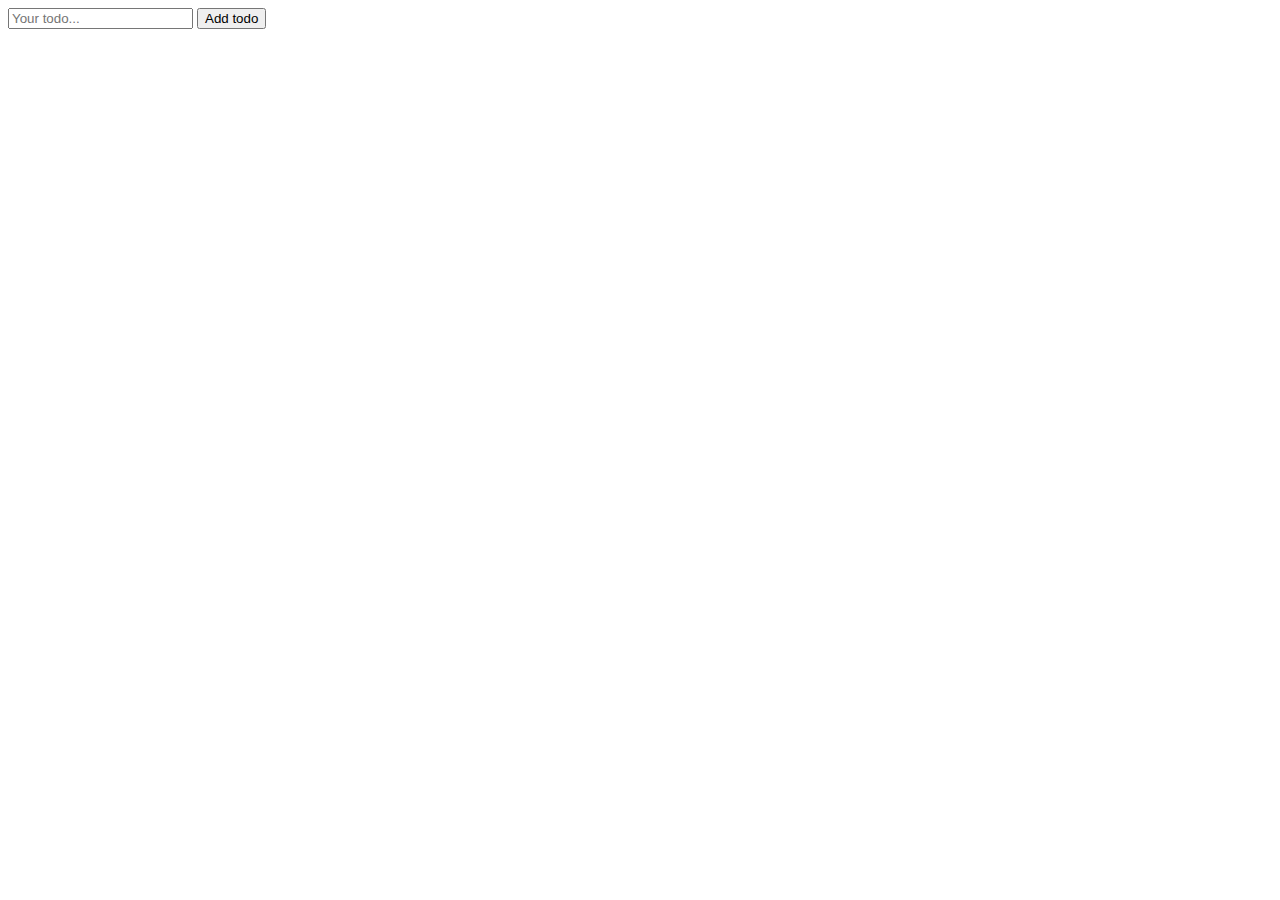
<file: Advanced-Javascript-Assignments/dom/index.html>
<!DOCTYPE html>
<html lang="en">
<head>
    <meta charset="UTF-8">
    <meta name="viewport" content="width=device-width, initial-scale=1.0">
    <title>todo app</title>
</head>
<body>
    <input id="todoInput" type="text" placeholder="Your todo...">
    <button style="font-size: 10;" onclick="addTodo()">Add todo</button>

    <div id="todos">
        
    </div>
</body>
<script src="script.js" ></script>
</html>
</file>
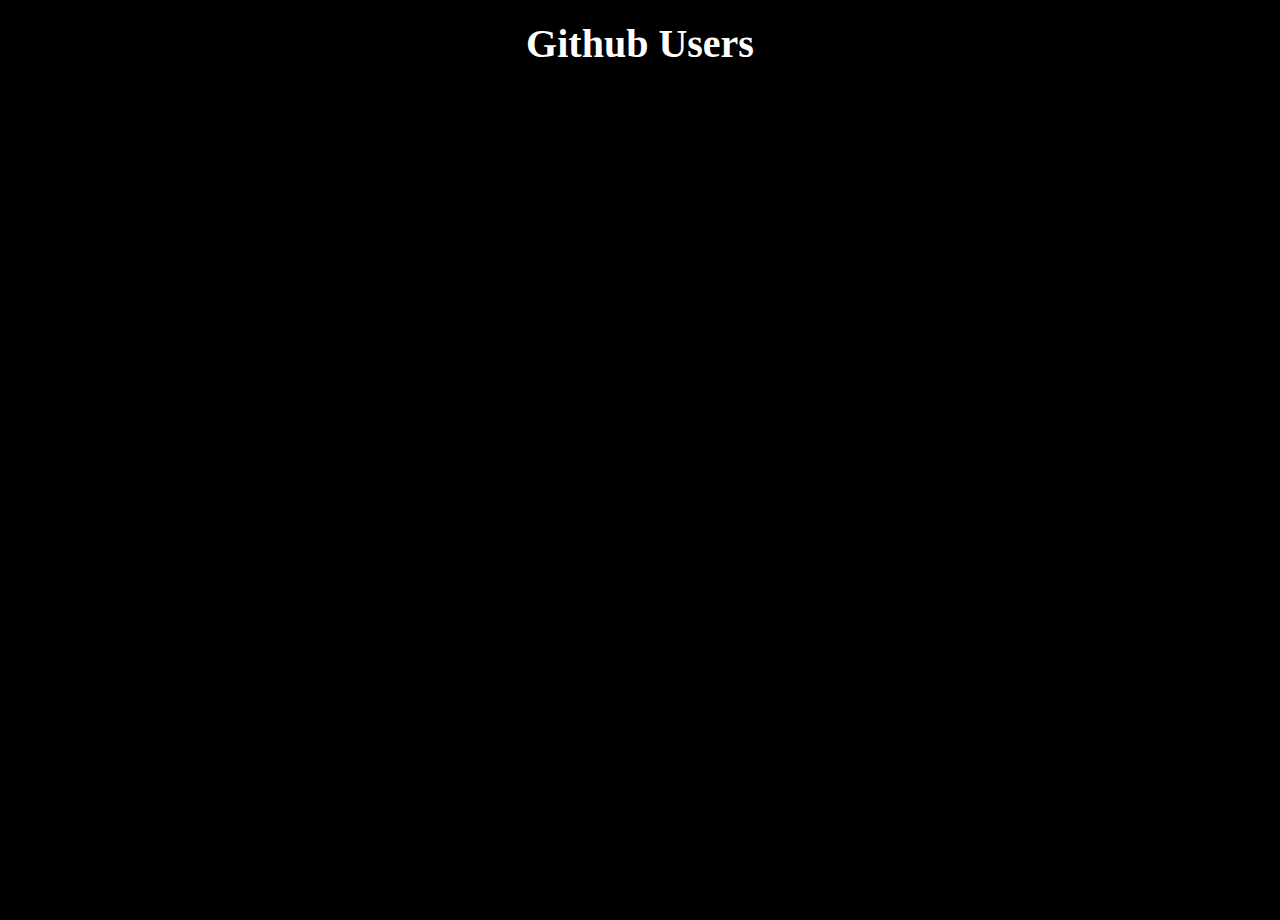
<file: Advanced-Javascript-Assignments/notes/index.html>
<!DOCTYPE html>
<html lang="en">
<head>
    <meta charset="UTF-8">
    <meta name="viewport" content="width=device-width, initial-scale=1.0">
    <title>Github</title>
    <link rel="stylesheet" href="style.css">
</head>
<body>
    <h1>Github Users</h1>
    <div id="first"></div>
    
</body>
<script src="asyncAwait.js"></script>
</html>
</file>
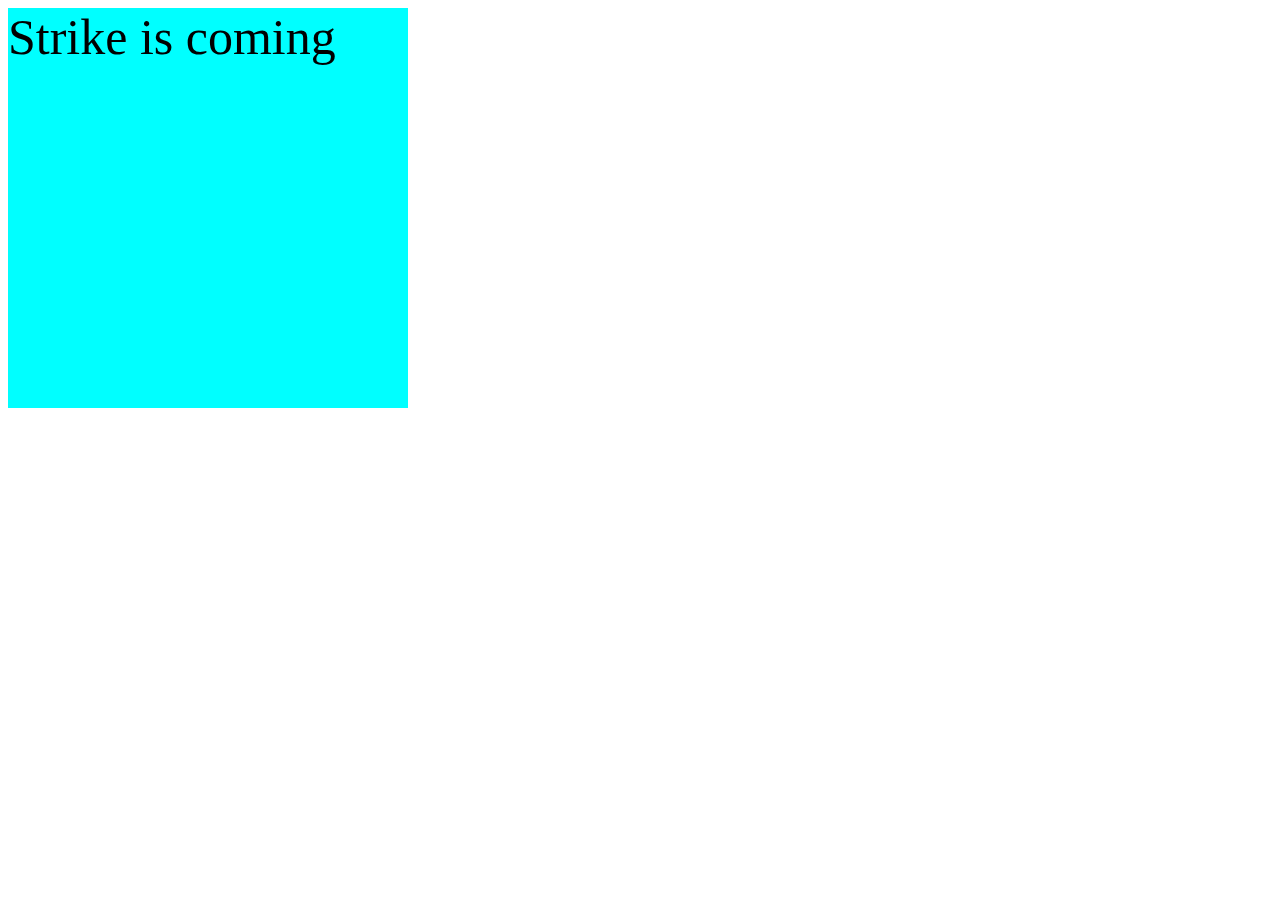
<file: HTML-CSS-Assignments/css responsive design/index.html>
<!DOCTYPE html>
<html lang="en">
<head>
    <meta charset="UTF-8">
    <meta name="viewport" content="width=device-width, initial-scale=1.0">
    <title>Responsive Design</title>
    <link rel="stylesheet" href="style.css">
</head>
<body>
    <div class="container">Strike is coming</div>
</body>
</html>
</file>
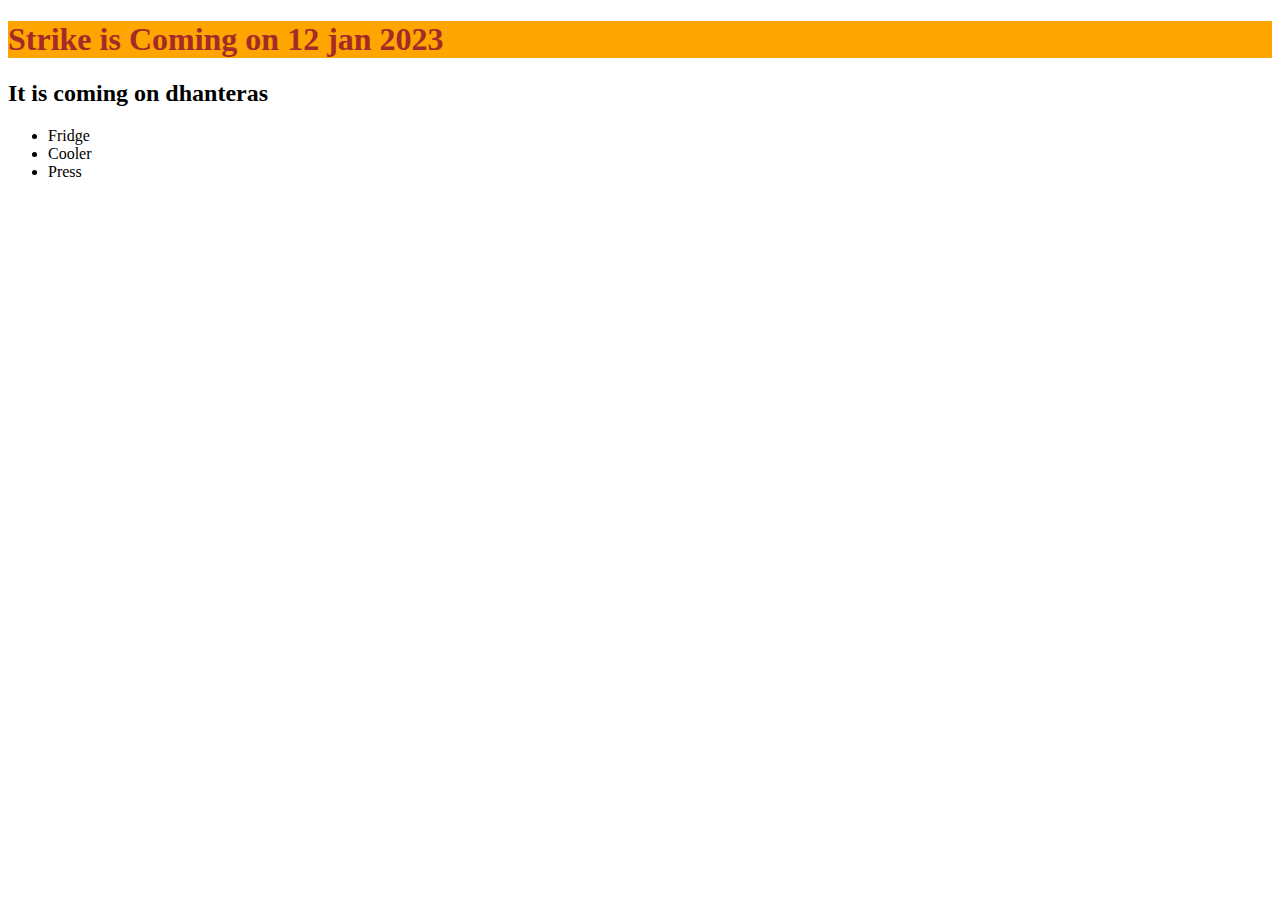
<file: JavaScript-Assignments/js-dom/index.html>
<!DOCTYPE html>
<html lang="en">
<head>
    <meta charset="UTF-8">
    <meta name="viewport" content="width=device-width, initial-scale=1.0">
    <title>Dom</title>
</head>
<body>
    <h1 style="background-color: orange; color: brown;" id="first">Strike is Coming on <span>12 jan 2023</span></h1>
    <h2 id="second">It is coming on dhanteras</h2>

    <ul>
        <li>Fridge</li>
        <li>Cooler</li>
        <li>Press</li>
    </ul>
    
</body>
</html>

<!-- Notes

the task is to change "Strike is coming" to "Coder Army" using JS?
how can i do it?

DOM - Document Object Model

<h1 style="background-color: orange; color: brown;" id="first">Strike is Coming</h1>
<h2 id="second">It is coming on dhanteras</h2>

To do that, you have to change the above elements to objects

     temp =        {
                    tagName: "h1",
                    id: "first",
                    style: {
                        backgroundColor: "orange",
                        color: "brown"
                        }
                    textContent: "Strike is coming"
                    }

    temp.textContent = "Hello Coder Army"
    temp.style.backgroundColor = "pink"

Do i need to convert to all elements to objects manually?
Nah, the browser will do that automatically







-->
</file>
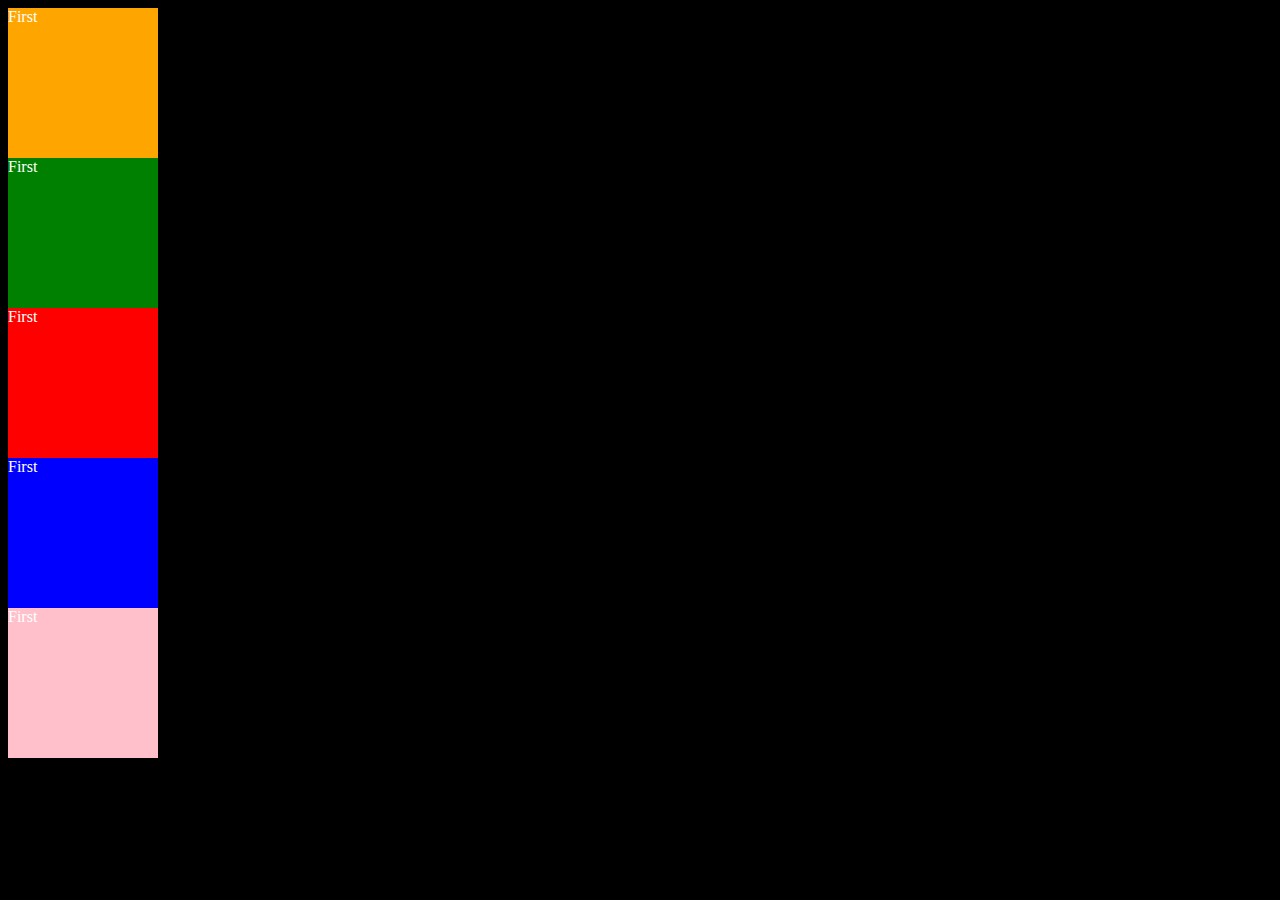
<file: JavaScript-Assignments/js-events/index.html>
<!DOCTYPE html>
<html lang="en">
<head>
    <meta charset="UTF-8">
    <meta name="viewport" content="width=device-width, initial-scale=1.0">
    <title>Events</title>
</head>
<body style="background-color: black; color: white;">
    <!-- <h1 id="first" onclick="handleClick()">Hello Coder Army</h1> -->
     <!-- <h1 id="first">Hello Coder Army</h1> -->

     <div id="parent">
        <div id="child1" class="child" style="height: 150px; width: 150px; background-color: orange;">First</div>
        <div id="child2" class="child" style="height: 150px; width: 150px; background-color: green;">First</div>
        <div id="child3" class="child" style="height: 150px; width: 150px; background-color: red;">First</div>
        <div id="child4" class="child" style="height: 150px; width: 150px; background-color: blue;">First</div>
        <div id="child5" class="child" style="height: 150px; width: 150px; background-color: pink;">First</div>
     </div>
     
     <!-- <div id="grandparent" style="height: 300px; width: 300px; background-color: orange; display: flex; justify-content: center; align-items: center;">
        <div id="parent" style="height: 200px; width: 200px; background-color: red; display: flex; justify-content: center; align-items: center;">
            <div id="child" style="height: 100px; width: 100px; background-color: green; display: flex; justify-content: center; align-items: center;">

            </div>
        </div>
     </div> -->
    
</body>
<script src="script.js"></script>
</html>
</file>
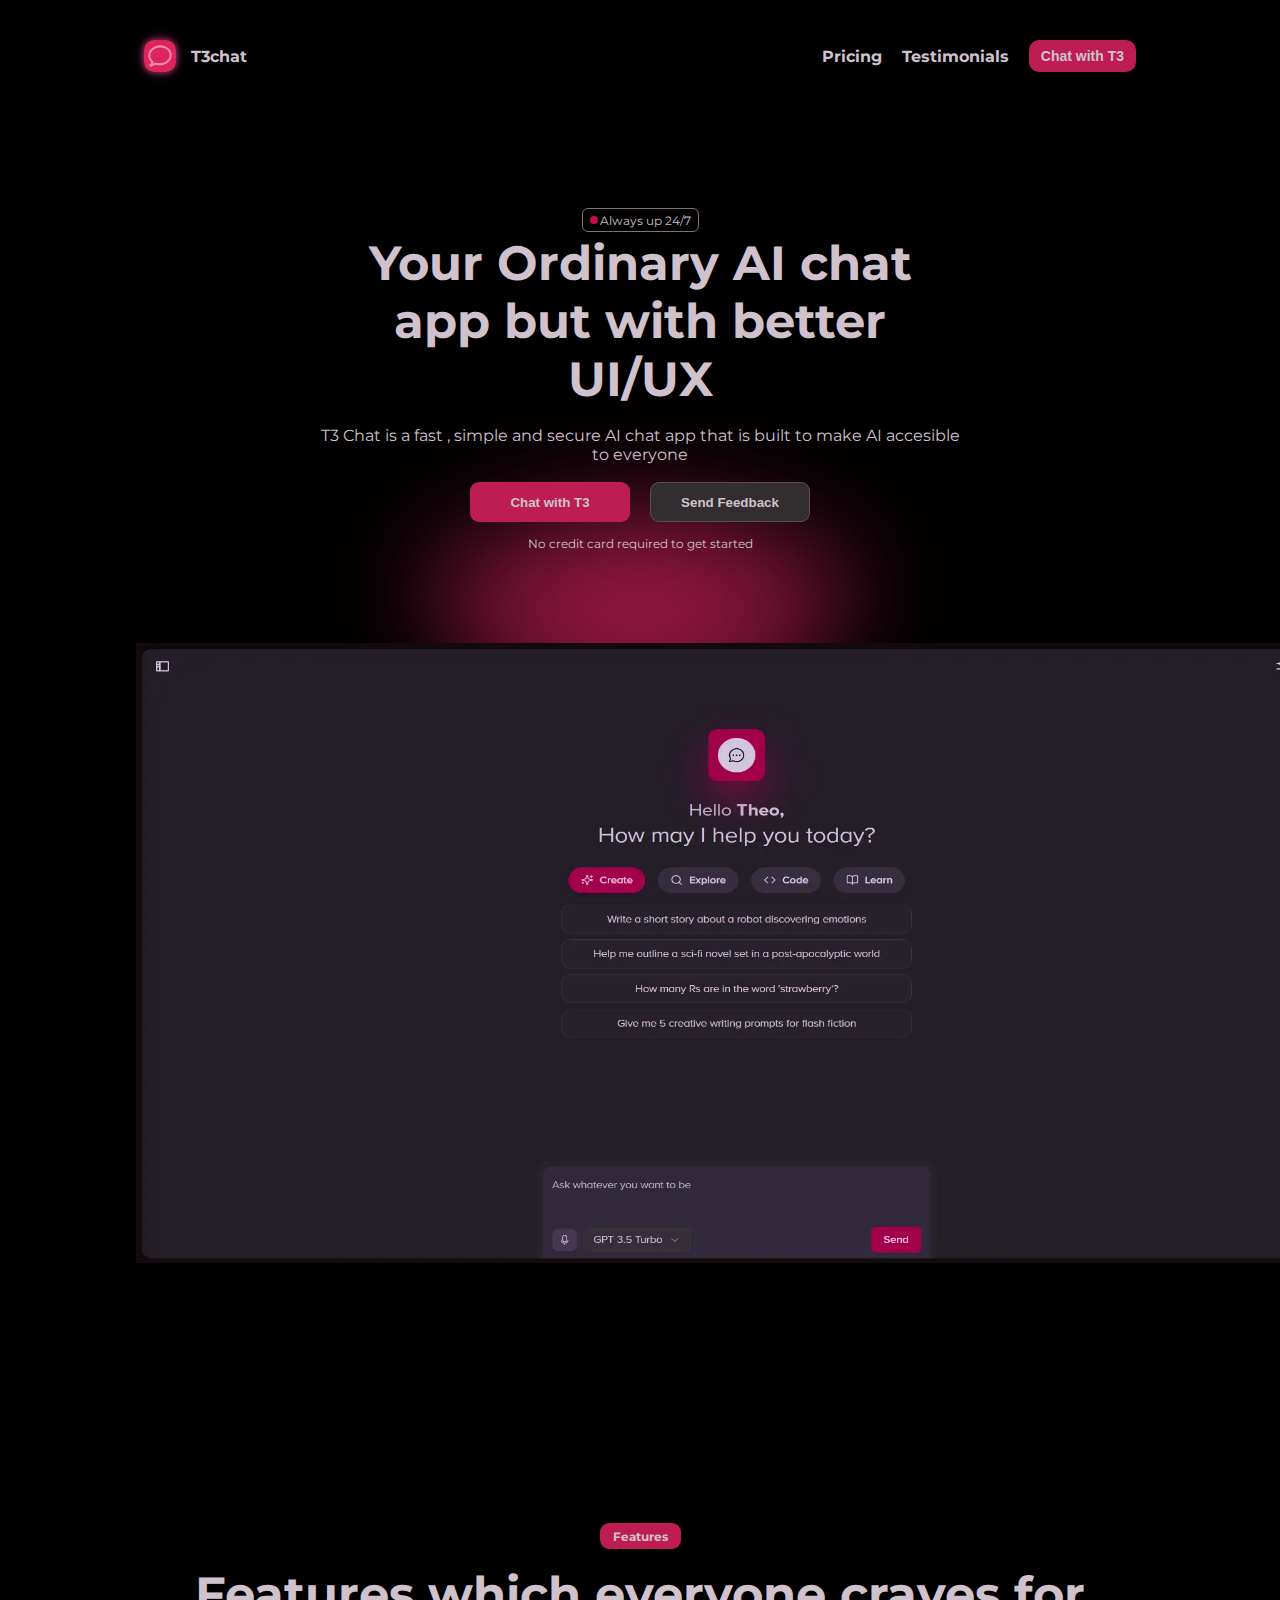
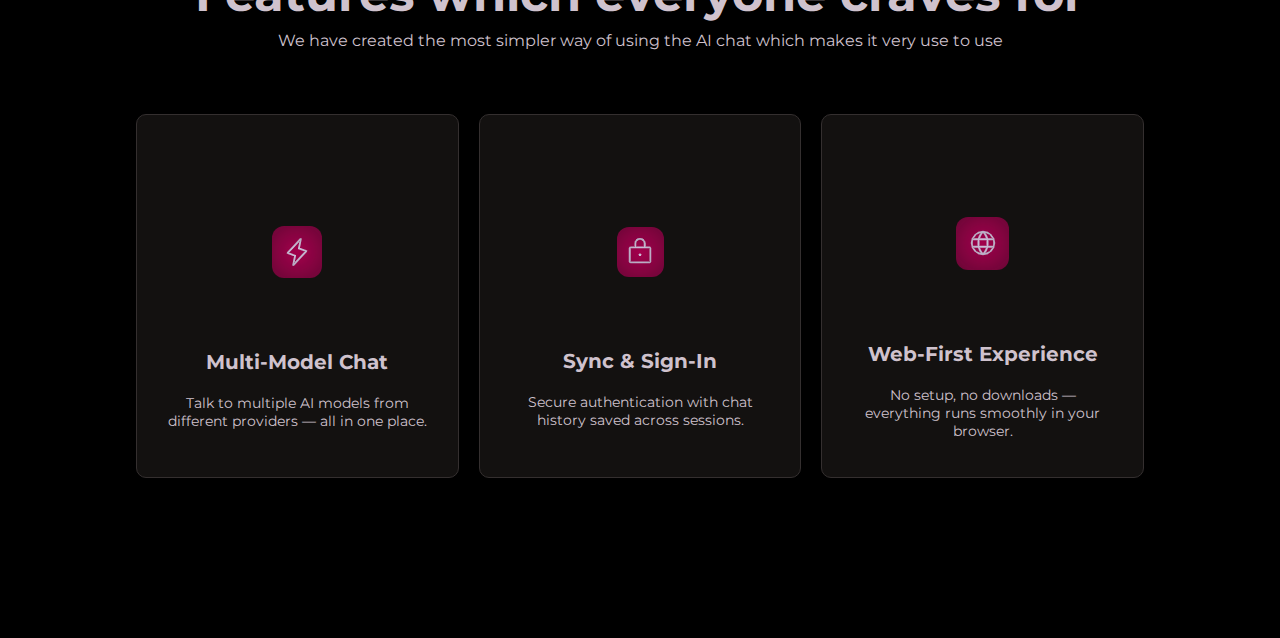
<file: HTML-CSS-Assignments/assignment-3/landing-1/index.html>
<!DOCTYPE html>
<html lang="en">
<head>
    <meta charset="UTF-8">
    <meta name="viewport" content="width=device-width, initial-scale=1.0">
    <title>T3Chat</title>
    <link rel="preconnect" href="https://fonts.googleapis.com">
    <link rel="preconnect" href="https://fonts.gstatic.com" crossorigin>
    <link href="https://fonts.googleapis.com/css2?family=Montserrat:ital,wght@0,100..900;1,100..900&display=swap" rel="stylesheet">
    <link rel="stylesheet" href="style.css">
</head>
<body>
    <div class="container">
        <div class="main">
            <div class="navbar">
                <div class="nav1">
                    <img class="logo" src="msgicon.webp" height="32px" width="32px" alt="">
                    <a href="#" class="navlink">T3chat</a>
                </div>
                <div class="nav2">
                    <a href="#" class="navlink">Pricing</a>
                    <a href="#" class="navlink">Testimonials</a>
                    <button class="navbutton">Chat with T3</button>
                </div>
            </div>
            <div class="mainer">
                <div class="hero">
                    <div class="smallbanner">
                        <div class="dot" style="height: 8px; margin-right: 2px; width: 8px; background-color: #c60c4a; border-radius: 50px;"></div>
                        Always up 24/7</div>
                    <div class="header">
                        Your Ordinary AI chat app but with better UI/UX
                    </div>
                    <p class="para">T3 Chat is a fast , simple and secure AI chat app that is built to make AI accesible to everyone</p>
                    <div class="buttons">
                        <button class="button1">Chat with T3</button>
                        <button class="button2">Send Feedback</button>
                    </div>
                    <p style="font-size: 12px;">No credit card required to get started</p>
                </div>
            </div>
            <div class="heroimage">
                <img class="imgg" src="t3-dash.webp" height="620.49px" width="1200px" alt="" style="margin-top: 80px;">
            </div>
            <div class="features">
                <div class="featurebox">
                    Features
                </div>
                <div class="featureheading">
                    <h1 class="fheader">Features which everyone craves for</h1>
                    <p class="fpara">We have created the most simpler way of using the AI chat which makes it very use to use</p>
                </div>
                <div class="cardcontainer">
                    <div class="card">
                        <div class="top">
                            <div class="logoo">
                                <img class="logoimg" src="logo1.png" alt="">
                                <div class="logotext">Multi-Model Chat</div>
                            </div>
                        </div>
                        <div class="bottom">Talk to multiple AI models from different providers — all in one place.</div>
                    </div>
                    <div class="card">
                        <div class="top">
                            <div class="logoo">
                                <img class="logoimg" src="logo2.png" alt="">
                                <div class="logotext">Sync & Sign-In</div>
                            </div>
                        </div>
                        <div class="bottom">Secure authentication with chat history saved across sessions.</div>
                    </div>
                    <div class="card">
                        <div class="top">
                            <div class="logoo">
                                <img class="logoimg" src="logo3.png" alt="">
                                <div class="logotext">Web-First Experience</div>
                            </div>
                        </div>
                        <div class="bottom">No setup, no downloads — everything runs smoothly in your browser.</div>
                    </div>
                </div>
            </div>
        </div>
    </div>
</body>
</html>
</file>
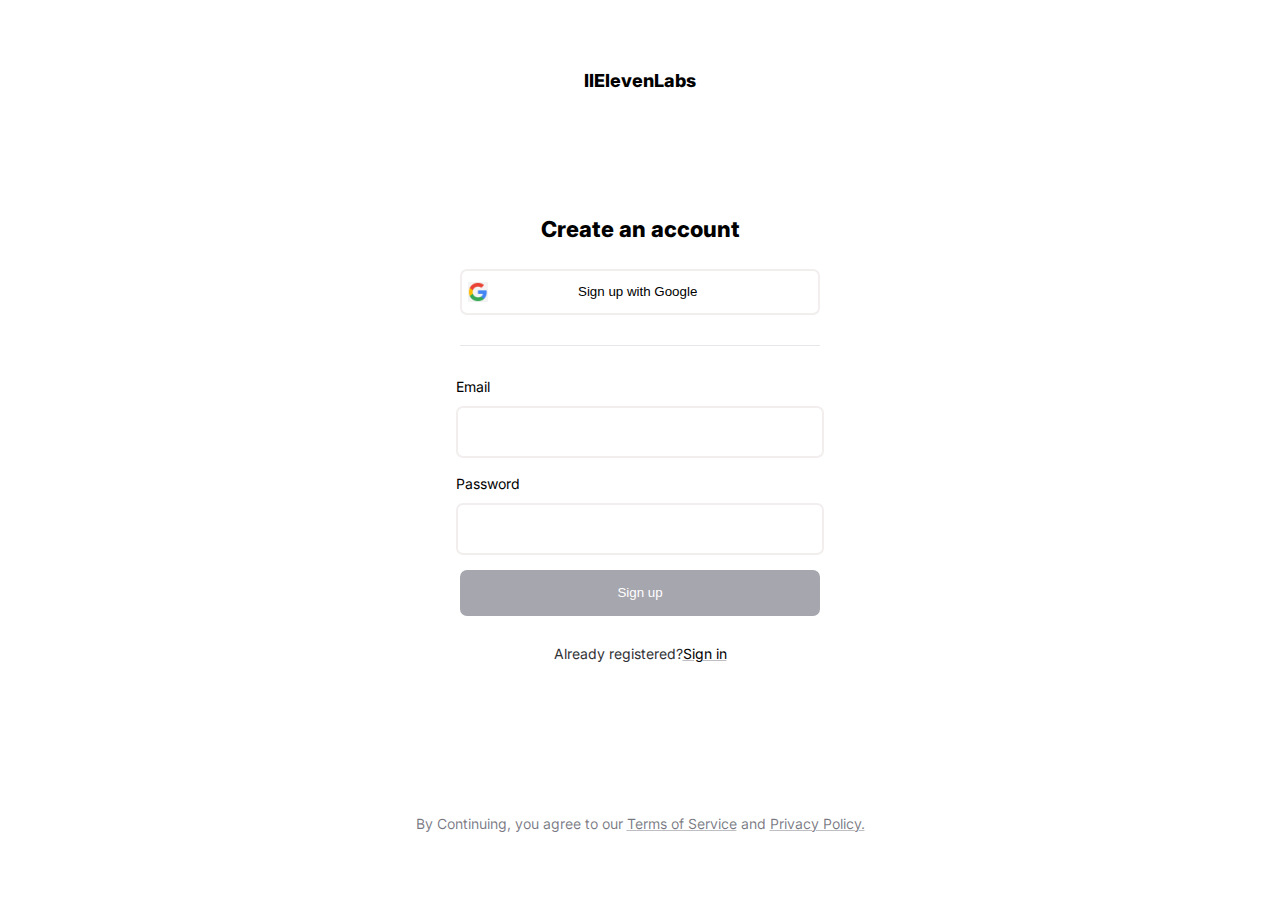
<file: HTML-CSS-Assignments/week-1/assignment-1/index.html>
<!-- Assignment 1: Create a signup page of Eleven Labs-->

<!DOCTYPE html>
<html lang="en">
<head>
  <meta charset="UTF-8">
  <meta name="viewport" content="width=device-width, initial-scale=1.0">
  <title>Sign Up | ElevenLabs (Demo)</title>
  <link rel="preconnect" href="https://fonts.googleapis.com">
  <link rel="preconnect" href="https://fonts.gstatic.com" crossorigin>
  <link href="https://fonts.googleapis.com/css2?family=Inter:wght@100..900&display=swap" rel="stylesheet">
  <link rel="stylesheet" href="signup.css">
</head>
<body>
  <div class="container">
    <div class="content">
      <div class="header">IIElevenLabs</div>
      <div class="forms">
        <div class="createacc">Create an account</div>
        <button class="google">
          <img id="imgg" src="google.png" alt="" height="20px">
          
          <span>Sign up with Google</span>
        </button>
        <hr>
        <div>
          <label for="email" class="label">Email</label>
          <input class="input" type="email" id="email">
        </div>
        <div>
          <label for="pass" class="label">Password</label>
          <input class="input" type="password" id="pass">
        </div>
        <button class="signup">Sign up</button>
        <p class="registered">Already registered? <a class="signin" href="#"> Sign in</a></p>
        

      </div>
      <div class="footer">
        <p class="terms">By Continuing, you agree to our <a class="underline" href="#">Terms of Service</a>  and <a class="underline" href="#">Privacy Policy.</a> </p>
      </div>

    </div>
  </div>
  
</body>
</html>
</file>
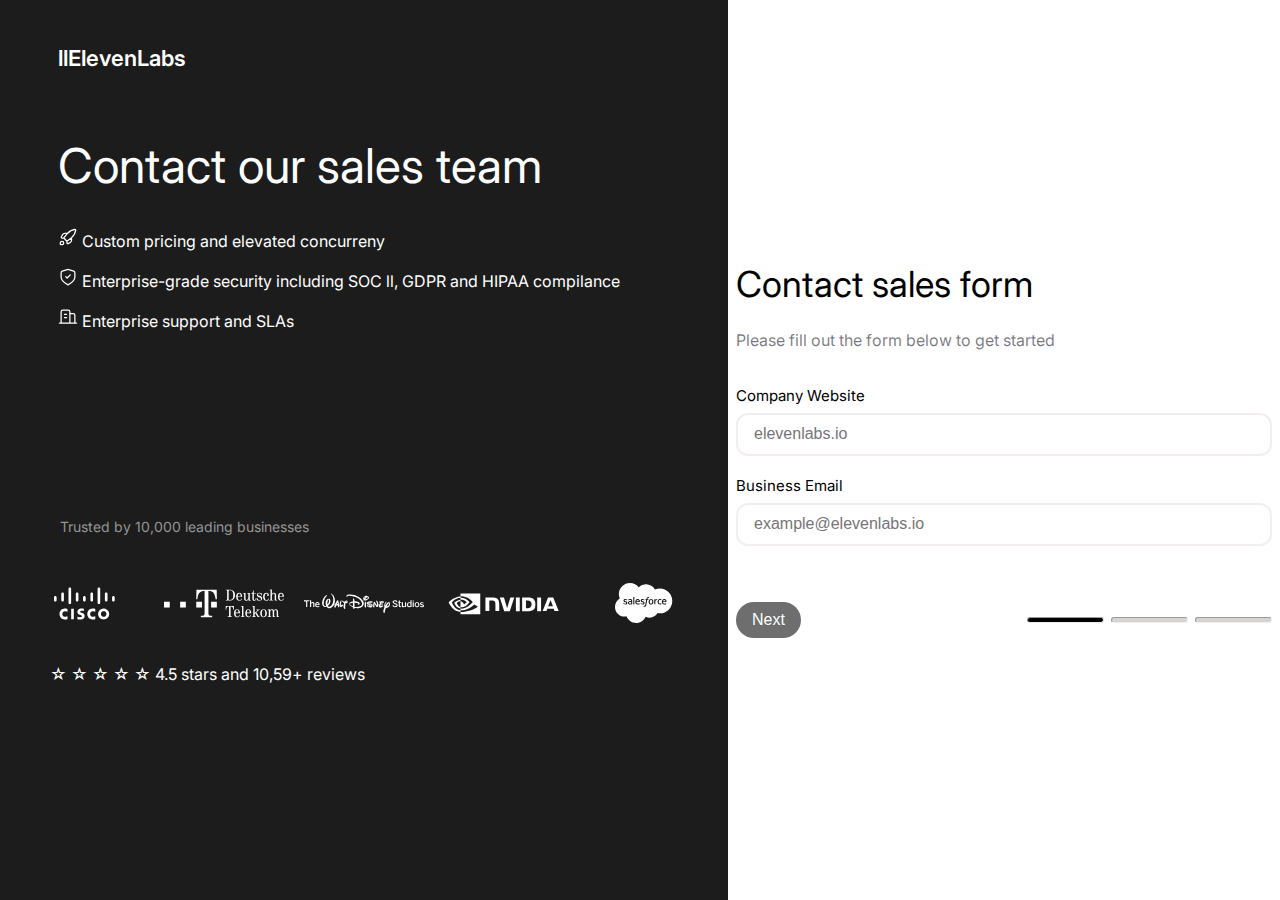
<file: HTML-CSS-Assignments/week-1/assignment-2/index.html>
<!--Create a contact sales page of ElevenLabs-->

<!DOCTYPE html>
<html lang="en">
<head>
    <meta charset="UTF-8">
    <meta name="viewport" content="width=device-width, initial-scale=1.0">
    <title>Contact Sales</title>
    <link rel="preconnect" href="https://fonts.googleapis.com">
    <link rel="preconnect" href="https://fonts.gstatic.com" crossorigin>
    <link href="https://fonts.googleapis.com/css2?family=Inter:wght@100..900&display=swap" rel="stylesheet">
    <link rel="stylesheet" href="contact-sales.css">
</head>
<body>
    <div class="container">
        <div class="part1">
            <div class="container1">
                    <div class="top">llElevenLabs</div>
                    <div class="header">Contact our sales team</div>
                    <p style="margin: 8px 0px;"> <img src="rocket.svg" alt=""> Custom pricing and elevated concurreny</p>
                    <p style="margin: 8px 0px;" > <img src="shield.svg" alt=""> Enterprise-grade security including SOC ll, GDPR and HIPAA compilance</p>
                    <p style="margin: 8px 0px;" > <img src="enterprise.svg" alt=""> Enterprise support and SLAs</p>
                    
            </div>
            <div class="contain">
                <div class="tag">Trusted by 10,000 leading businesses</div>
                <div class="images">
                    <img src="cisco-white.svg" alt="">
                    <img src="deutsche-telekom-white.svg" alt="">
                    <img src="walt-disney-studios-white.svg" alt="">
                    <img src="nvidia-white.svg" alt="">
                    <img src="salesforce-white.svg" alt="">
                </div>
                <p style="padding-left: 50px;"> &#9734; &#9734; &#9734; &#9734; &#9734; 4.5 stars and 10,59+ reviews</p>
            </div>
        </div>
        <div class="part2">
            <div class="container2">
                <h2 class="heading2">Contact sales form</h2>
                <p class="para2">Please fill out the form below to get started</p>
                <div class="filler">
                    <label class="label2" for="company">Company Website</label>
                    <input class="input" type="text" id="company" placeholder="elevenlabs.io" style="margin-bottom: 20px;">
                </div>
                <div class="filler">
                    <label class="label2" for="email">Business Email</label>
                    <input class="input" type="text" id="email" placeholder="example@elevenlabs.io">
                </div>
                <div class="footer2">
                    <button class="next">Next</button>
                    <div class="lines">
                        <hr style="background-color: black;">
                        <hr>
                        <hr>
                    </div>
                </div>
            </div>
        </div>
    </div>
    
</body>
</html>
</file>
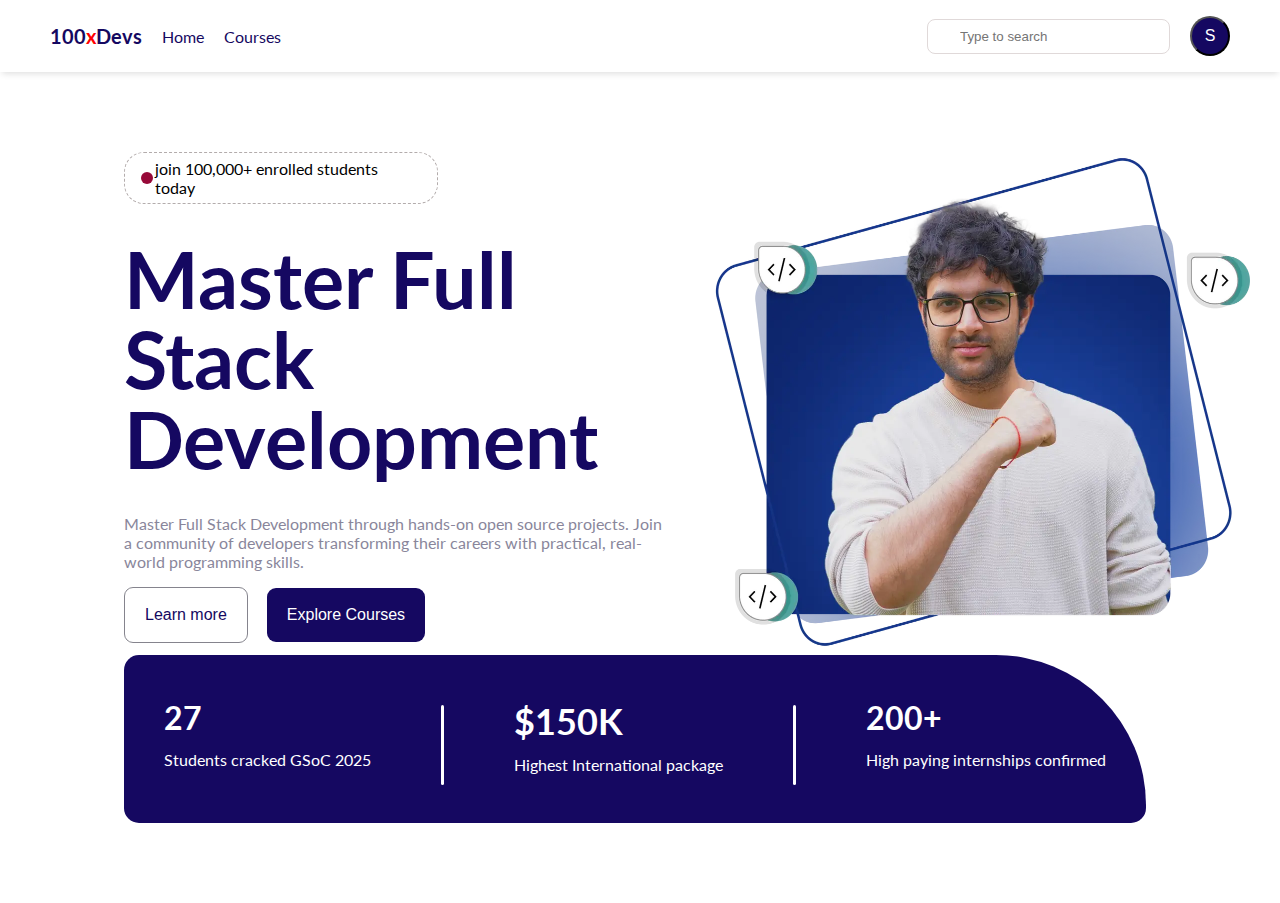
<file: HTML-CSS-Assignments/week-1/assignment-3/index.html>
<!--Create the landing page of 100xdevs-->

<!DOCTYPE html>
<html lang="en">
<head>
    <meta charset="UTF-8">
    <meta name="viewport" content="width=device-width, initial-scale=1.0">
    <title>100xDevs</title>
    <link rel="preconnect" href="https://fonts.googleapis.com">
    <link rel="preconnect" href="https://fonts.gstatic.com" crossorigin>
    <link href="https://fonts.googleapis.com/css2?family=Lato:ital,wght@0,100;0,300;0,400;0,700;0,900;1,100;1,300;1,400;1,700;1,900&display=swap" rel="stylesheet">
    <link rel="stylesheet" href="100x.css">
</head>
<body>
    <div class="container">
        <div class="navbar">
            <div class="nav1">
                <div class="logo">100<span style="color: red;">x</span>Devs</div>
                <a class="navlink" href="#">Home</a>
                <a class="navlink" href="#">Courses</a>
            </div>
            <div class="nav2">
                <input class="input" type="text" placeholder="Type to search">
                <button class="profile">S</button>
            </div>
        </div>

        <div class="main">
            <div class="part1">
                <div class="textarea">
                    <div class="banner">
                        <div class="dot" style="height: 12px; width: 12px; background-color: rgb(151, 9, 56); border-radius: 50px;"></div>
                        join 100,000+ enrolled students today
                    </div>
                    <h1 class="hero-title">Master Full Stack Development</h1>
                    <p class="para">
                        Master Full Stack Development through hands-on open source projects. Join a community of developers transforming their careers with practical, real-world programming skills.
                    </p>
                    <button id="button1" class="buttons">Learn more</button>
                    <button id="button2" class="buttons">Explore Courses</button>
                </div>
                <div class="imgarea">
                    <img src="hero-img.webp" height="500px" width="540px" alt="">
                </div>
            </div>
            <div class="part2">
                <div class="card">
                    <div class="point">
                        <h1>27</h1>
                        <p>Students cracked GSoC 2025</p>
                    </div>
                    <div class="line"></div>
                    <div class="point">
                        <h1 class="pointhead">$150K</h1>
                        <p class="pointbullet">Highest International package</p>
                    </div>
                    <div class="line"></div>
                    <div class="point">
                        <h1>200+</h1>
                        <p>High paying internships confirmed</p>
                    </div>
                </div>
            </div>
        </div>
    </div>
    
</body>
</html>
</file>
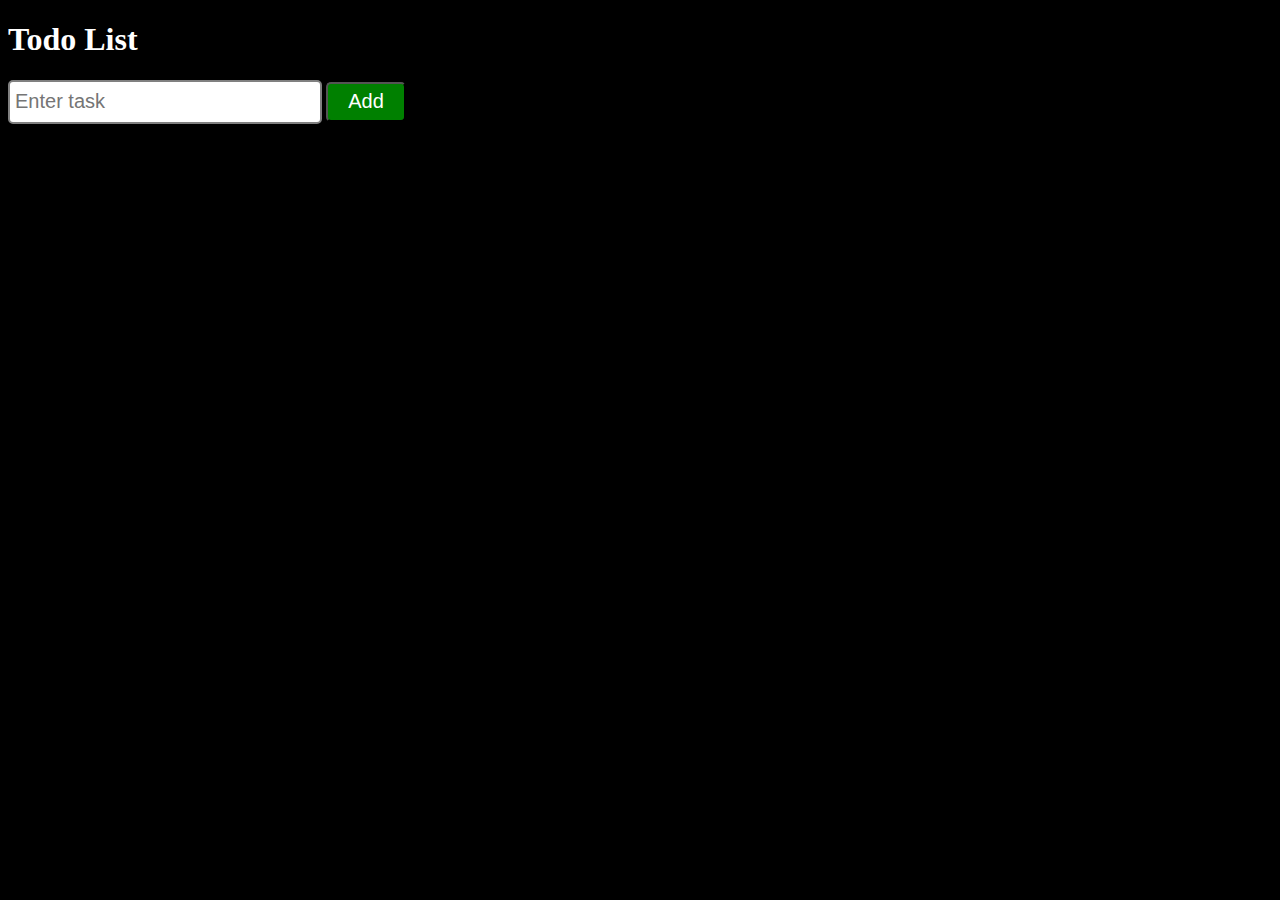
<file: JavaScript-Assignments/js-dom/todo app/index.html>
<!DOCTYPE html>
<html lang="en">
<head>
    <meta charset="UTF-8">
    <meta name="viewport" content="width=device-width, initial-scale=1.0">
    <title>todo app</title>
</head>
<body style="background-color: black; color: white;">
    <h1>Todo List</h1>
    <form action="">
        <input type="text" placeholder="Enter task" id="task" name="task" style="width: 300px; height: 30px; padding: 5px; font-size: 20px; border-radius: 5px; border: 2px solid grey;" required>
        <button type="submit" style="height: 40px; padding: 5px; width: 80px; color: white; background-color: green; border-radius: 5px; font-size: 20px;">Add</button>
    </form>

    <div id="allTask">

    </div>
    <script src="index.js"></script>
</body>
</html>
</file>
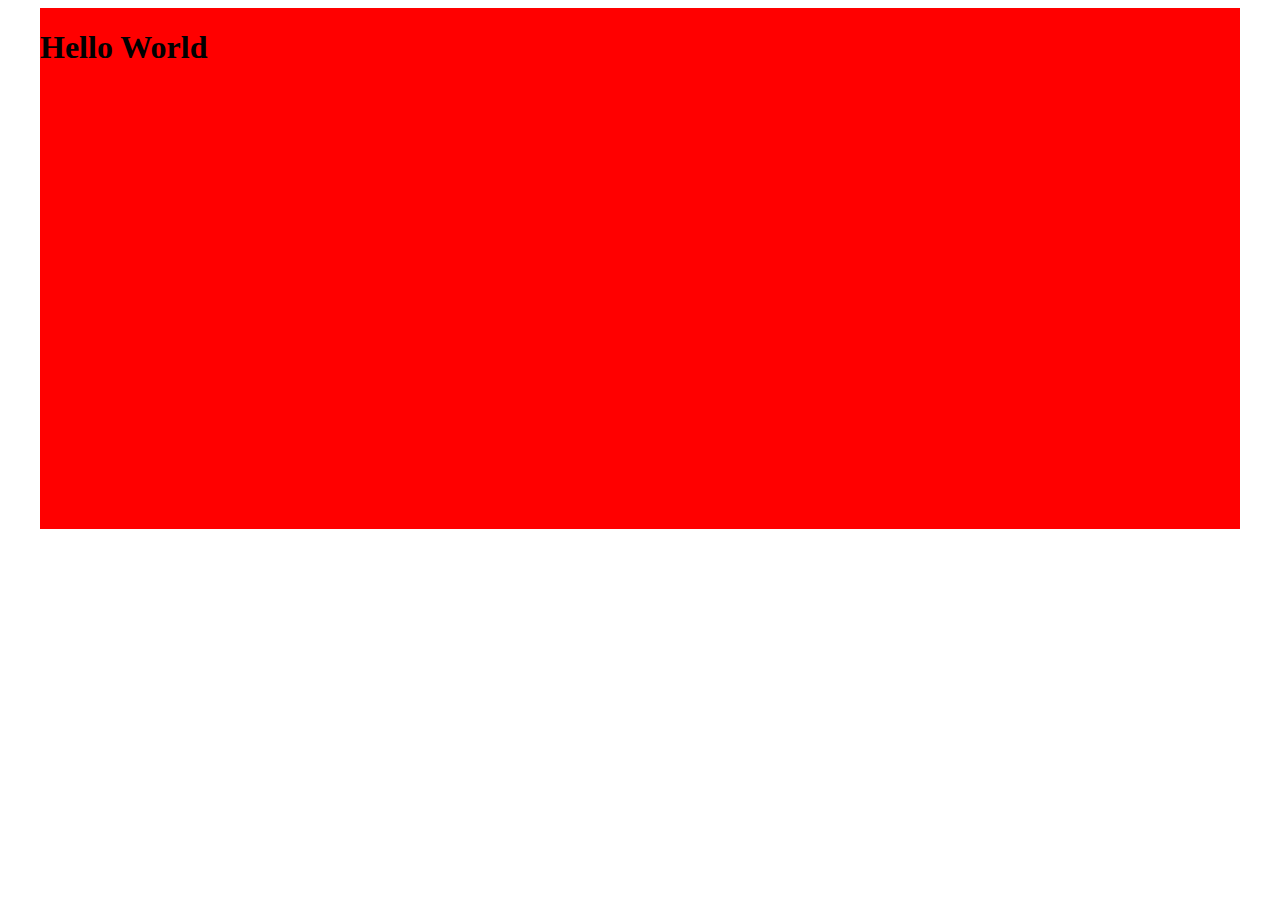
<file: HTML-CSS-Assignments/assignment-1/problems/0-horizontal-align/index.html>
<!DOCTYPE html>
<html lang="en">

<head>
    <meta charset="UTF-8">
    <meta name="viewport" content="width=device-width, initial-scale=1.0">
    <title>Horizontal Align</title>
    <style>
        .container {
            width: 1200px;
            /* margin: 0px auto; */
            background-color: red;
        }

        .content {
            height: 500px;
        }
    </style>
</head>

<body>
    <div style="display: flex; justify-content: center;">
        <div class="container">
            <div class="content">
                <h1>Hello World</h1>
            </div>
        </div>
    </div>

</body>

</html>
</file>
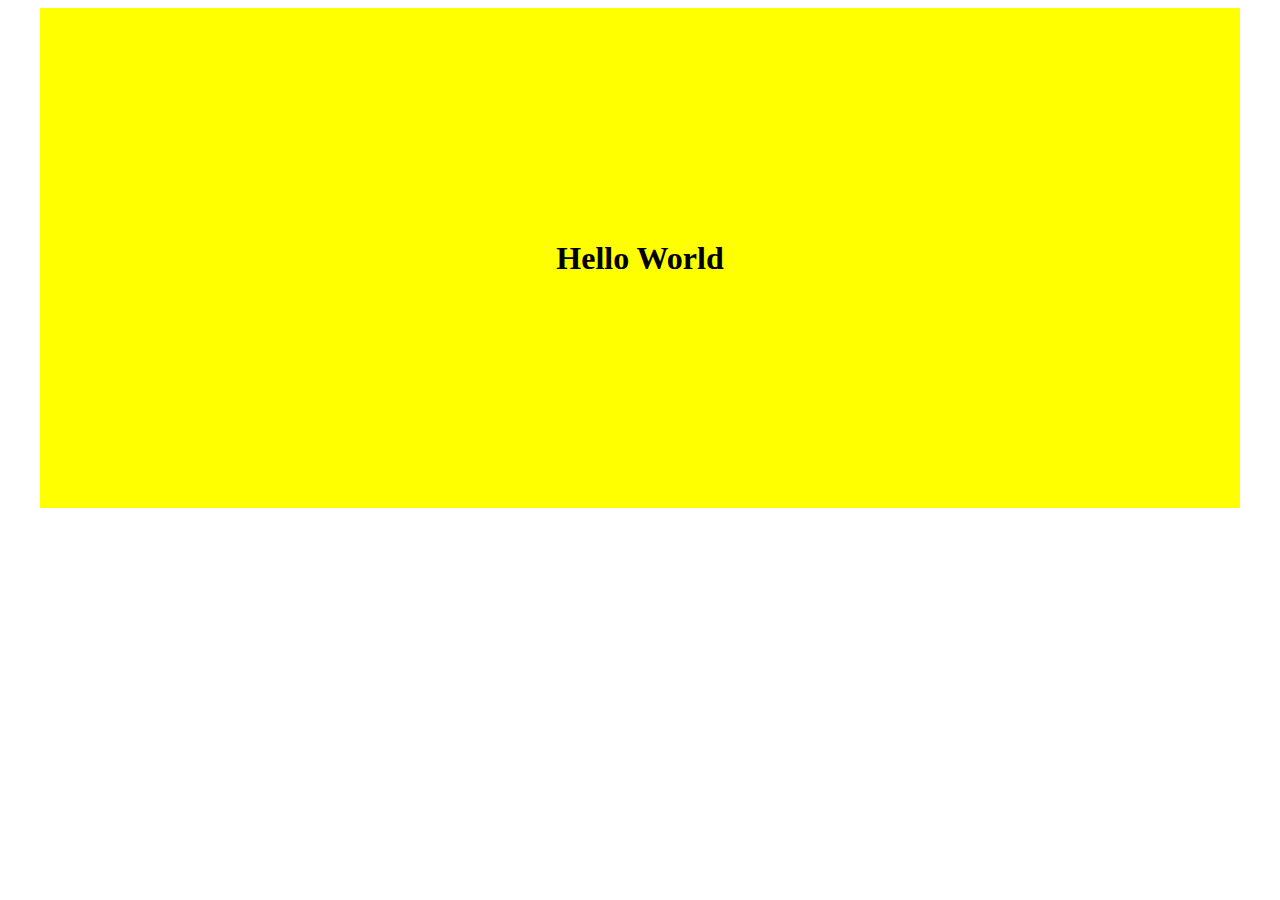
<file: HTML-CSS-Assignments/assignment-1/problems/1-vertical-align/index.html>
<!DOCTYPE html>
<html lang="en">

<head>
    <meta charset="UTF-8">
    <meta name="viewport" content="width=device-width, initial-scale=1.0">
    <title>Horizontal Align</title>
    <style>
        .container {
            width: 1200px;
            margin: 0 auto;
            background-color: red;
        }
        .content {
            height: 500px;
        }
        .vertical-center {
            display: flex;
            justify-content: center;
            height: 100%;
            flex-direction: column;
        }
        .horizontal-center {
            margin: 0 auto;
        }
    </style>
</head>

<body>
    <div class="container">
        <div class="content">
            <div class="vertical-center" style="background-color: yellow;">
                <div class="horizontal-center">
                    <h1>Hello World</h1>
                </div>
            </div>
        </div>
    </div>
</body>

</html>
</file>
<file: Advanced-Javascript-Assignments/notes/style.css>
* {
    box-sizing: border-box;
    padding: 0px;
    margin: 0px;
}

body {
    background-color: black;
    height: 100vh; 
    color: white;
}

#first {
    display: flex;
    justify-content: center;
    flex-wrap: wrap;
    width: 80%;
    margin: auto;
    gap: 30px;
}

.user {
    width: 200px;
    text-align: center;
    padding: 5px;
    border: 2px solid white;
    border-radius: 5px;
    transition: transform 0.7s ease;
}

.user:hover {
    transform: scale(1.2);
}

img {
    width: 100%;
    height: 200px;
    object-fit: cover;
}

h1 {
    font-size: 40px;
    margin-top: 20px;
    margin-bottom: 20px;
    text-align: center;
}

h2 {
    font-size: 20px;
}

a {
    text-decoration: none;
    color: orangered;
}
</file>
<file: HTML-CSS-Assignments/css responsive design/style.css>
.container {
    height: 400px;
    width: 400px;
    background-color: aqua;
    font-size: 50px;
}

@media screen and (max-width:900px){
    .container {
        background-color: green;
        font-size: 30px;
    }
}

@media screen and (max-width:600px){
    .container {
        height: 300px;
        width: 300px;
        background-color: pink;
        font-size: 30px;
    }
}

/* @media screen and (min-width:600px){
    .container {
        background-color: orange;
        font-size: 60px;
    }
} */
</file>
<file: HTML-CSS-Assignments/assignment-3/landing-1/style.css>
body {
    margin: 0px;
    padding: 0px;
    box-sizing: border-box;
    background-color: black;
    font-family: "Montserrat", sans-serif;
}

.main {
    margin: 0px 120px;
    padding: 32px 16px;
}

.navbar {
    padding: 8px;
    display: flex;
    justify-content: flex-start;
    align-items: center;
}

.nav2 {
    display: flex;
    margin-left: auto;
    align-items: center;
    gap: 20px;
}

.nav1 {
    display: flex;
    align-items: center;
    gap: 15px;
}

.logo {
    border-radius: 10px;
    box-shadow:
        0 0 6px rgba(255, 77, 166, 0.6),
        0 0 12px rgba(255, 77, 166, 0.4);
}

.navlink {
    font-size: 16px;
    text-decoration: none;
    color: rgb(207, 194, 205);
    font-weight: bold;
}

.navbutton {
    padding: 8px 12px;
    border: none;
    background-color: rgb(190, 29, 83);
    color: rgb(207, 194, 205);
    font-size: 14px;
    font-weight: bold;
    border-radius: 10px;
}

.navbutton:hover {
    cursor: pointer;
}

.mainer {
    display: flex;
    justify-content: center;
}

.hero {
    margin: 128px auto 0;
    max-width: 650px;
    gap: 2px;
    display: flex;
    flex-direction: column;
    justify-content: center;
    color: rgb(207, 194, 205);
    text-align: center;
}

.header {
    font-size: 48px;
    color: rgb(207, 194, 205);
    font-weight: bold;
    display: flex;
    justify-content: center;
    align-items: center;
    text-align: center;
}

.para {
     text-align: center;
}

.buttons {
    display: flex;
    justify-content: center;
    gap: 20px;
}

.button1{
    background-color: rgb(190, 29, 83);
    padding: 8px 16px;
    border: none;
    border-radius: 9px;
    width: 160px;
    height: 40px;
    color: rgb(207, 194, 205);
    font-weight: bold;
}

.button2{
    background-color: rgb(50, 45, 47);
    padding: 8px 16px;
    border: rgb(89, 80, 80) solid 1px;
    border-radius: 9px;
    width: 160px;
    height: 40px;
    color: rgb(207, 194, 205);
    font-weight: bold;
}

.heroimage::before {
     content: "";
    position: absolute;
    top: 480px;              
    left: 50%;
    transform: translateX(-50%);

    width: 520px;
    height: 260px;          

    background: radial-gradient(
        ellipse at center,
        rgba(190, 29, 83, 0.9) 0%,
        rgba(190, 29, 83, 0.6) 40%,
        rgba(190, 29, 83, 0.3) 60%,
        transparent 75%
    );

    border-radius: 0 0 520px 520px; 
    filter: blur(45px);

    z-index: -1;             
    pointer-events: none;
}

.smallbanner {
    font-size: 12px;
    border: 1px solid rgb(125, 115, 115);
    height: 22px;
    width: 115px;
    display: flex;
    justify-content: center;
    align-items: center;
    border-radius: 6px;
    margin: 0 auto;
}

.features {
    margin: 128px 0px 0px;
    padding: 128px 0px;
}

.featurebox {
    display: flex;
    justify-content: center;
    background-color: rgb(190, 29, 83);
    padding: 2px 8px;
    border: none;
    color: rgb(207, 194, 205);
    height: 22px;
    width: 65px;
    border-radius: 9px;
    font-size: 12px;
    align-items: center;
    margin: 0px auto;
    font-weight: bold;
}

.featureheading {
    display: flex;
    flex-direction: column;
    justify-content: center;
    align-items: center;
    font-size: 48px;
    color: rgb(207, 194, 205);
    margin: 16px 0px 0px;
}

.fheader {
    font-size: 48px;
    margin: 0px auto;
    font-weight: bold;
}

.fpara {
    font-size: 16px;
    margin: 8px 0px 0px;
}

.cardcontainer {
    margin: 64px 0px 0px;
    display: flex;
    justify-content: center;
    gap: 20px;
}

.card {
    height: 330px;
    width: 320px;
    border: 1px rgb(52, 47, 47) solid;
    border-radius: 10px;
    padding: 16px;
    display: flex;
    flex-direction: column;
    justify-content: center;
    align-items: center;
    background-color: rgb(19, 17, 16);
}

.bottom {
    font-size: 14px;
    color: rgb(207, 194, 205);
    text-align: center;
    padding: 8px 12px;
    font-size: 14px;
}

.top {
    padding: 24px 24px 12px;
    display: flex;
    flex-direction: column;
}

.logoo {
    display: flex;
    flex-direction: column;
    justify-content: center;
    align-items: center;
    border: none;
}

.logotext {
    font-size: 20px;
    margin: 24px 0px 0px;
    text-align: center;
    color: rgb(207, 194, 205);
    font-weight: bold;
}

.logoimg {
    border-radius: 12px; 
    margin: 48px;
}
</file>
<file: HTML-CSS-Assignments/week-1/assignment-1/signup.css>
body {
  font-family: 'Inter', system-ui, -apple-system, BlinkMacSystemFont, sans-serif;
}


.container {
  display: flex;
  justify-content: center;
  min-height: 100vh;
}

.content {
  display: flex;
  flex-direction: column;
  justify-content: space-around;
  align-items: center;
}

.header {
  font-size: 18px;
  font-weight: 800;
}

.createacc{
  font-size: 22px;
  font-weight: 800;
  margin-bottom: 12px;
}

hr {
  width: 360px;
  border: none;
  border-top: 1px solid #e5e7eb;
  margin: 15px 0;
}

.google {
  height: 46px;
  width: 360px;
  background-color: white;
  border: 2px rgb(242, 238, 238) solid;
  border-radius: 7px;
  display: flex;
  justify-content: flex-start;
  align-items: center;
  gap: 90px;
}

.google:hover {
  background-color: #f7f7f8;
  cursor: pointer;
}

#imgg {
  justify-content: flex-start;
}

.input {
  height: 46px;
  width: 360px;
  background-color: white;
  border: 2px rgb(242, 238, 238) solid;
  border-radius: 7px;
  display: flex;
  justify-content: center;
  align-items: center;
  margin-top: 10px;
}

.signup {
  background-color: #A6A6AE;
  color: white;
  height: 46px;
  width: 360px;
  border: none;
  border-radius: 7px;
}

.terms {
  font-size: 14px;
  color: #00001187;
}

.underline {
  color: #00001187;
  text-decoration: underline;
  text-decoration-color: #84849087;
}

.underline:hover {
  text-decoration-color: black;
}

.registered {
  font-size: 14px;
  color: #323235;
  display: flex;
  justify-content: center;
}

.signin {
  color: black;
  text-decoration: underline;
  text-decoration-color: #84849087;
}

.signin:hover {
  text-decoration-color: black;
}

.label {
  margin: 10px 0px 20px 0px;
  font-size: 14px;
}

.forms{
  display: flex;
  flex-direction: column;
  justify-content: center;
  align-items: center;
  gap: 15px;
}
</file>
<file: HTML-CSS-Assignments/week-1/assignment-2/contact-sales.css>
body {
    margin: 0px;
    padding: 0px;
    font-family: 'Inter', system-ui, -apple-system, BlinkMacSystemFont, sans-serif;
}


.container {
    min-height: 100vh;
    display: flex;
    justify-content: center;
}

.part1{
    background-color: #1C1C1C;
    flex: 1;
    display: flex;
    flex-direction: column;
    gap: 45px;
    justify-content: center;
    align-items: center;
    color: white;
}

.part2 {
    background-color: white;
    flex: 1;
    display: flex;
    justify-content: center;
    align-items: center;
}

.heading2{
    font-size: 36px;
    color: #000000;
    font-weight: 400;
    margin: 0px 0px 24px;
}

.para2{
    font-size: 16px;
    color: #00001187;
    margin: 0px 0px 36px;
}

.label2{
    font-size: 15px;
    margin: 0px 0px 8px;
}

.filler {
    display: flex;
    flex-direction: column;
}

.input {
    padding: 12px 16px;
    border-radius: 12px;
    border: 2px rgb(242, 238, 238) solid;
    width: 500px;
}

.input::placeholder{
    font-size: 16px;
}

.next {
    font-size: 16px;
    color: white;
    background-color: #6E6E6E;
    padding: 9px 16px;
    border-radius: 20px;
    border: none;

}

hr {
    height: 4px;
    width: 75px;
    background-color: #D6D3D1;
    border-radius: 30px;
}

.footer2 {
    display: flex;
    justify-content: flex-start;
    align-items: center;
    gap: 6px;
    margin: 32px 0px 0px;
    padding: 24px 0px 0px;
}

.lines {
    display: flex;
    justify-content: flex-end;
    align-items: center;
    gap: 7px;
    margin-left: 220px;
}

#company {
    margin-bottom: 10px;
}

.top{
    font-size: 22px;
    font-weight: 600;
    margin: 0px 0px 65px;
}

.header {
    font-size: 48px;
    margin: 0px 0px 24px;
}

.tag{
    font-size: 14px;
    color: #949494;
    margin: 0px 0px 24px;
    padding-left: 60px;
}

.container1{
    display: flex;
    flex-direction: column;
    align-items: flex-start;
    padding: 45px;
    margin-right: 50px;
    flex: 1;
}

.contain{
    flex: 1;
}

.images {
    margin-top: 12px;
    display: flex;
    gap: 20px;
    padding: 24px;
}
</file>
<file: HTML-CSS-Assignments/week-1/assignment-3/100x.css>
body {
    padding: 0px;
    margin: 0px;
    font-family: "Lato", sans-serif;
}

.navbar {
    padding: 16px;
    display: flex;
    justify-content: space-between;
    box-shadow: 0 4px 6px -2px rgba(0, 0, 0, 0.12);
    padding-left: 50px;
    padding-right: 50px;
}

.logo {
    font-size: 20px;
    font-weight: bold;
    color: #150861;
}

.nav1 {
    display: flex;
    gap: 20px;
    align-items: center;
}

.nav2 {
    display: flex;
    gap: 20px;
    align-items: center;
}

.profile {
    background-color: #150861;
    color: white;
    font-size: 16px;
    border-radius: 50px;
    height: 40px;
    width: 40px;
}

.input {
    padding: 9px 32px;
    border-radius: 8px;
    border: 1px rgb(224, 217, 217) solid;
}

.navlink {
    text-decoration: none;
    color: #150861;
}

.part1 {
    display: flex;
    gap: 40px;
    padding-left: 100px;
}

.textarea{
    flex: 1;
    justify-content: space-evenly;
}

.imgarea{
flex: 1;
}

.banner {
    display: flex;
    justify-content: center;
    align-items: center;
    border: dashed 1px rgb(179, 172, 172);
    border-radius: 20px;
    padding: 6px 16px;
    width: 280px;
    gap: 2px;
}

.hero-title {
    font-size: 79px;
    color: #150861;
    font-weight: bold;
    margin-top: 35px;
    margin-bottom: 35px;
    line-height: 80px;
}

.para {
    font-size: 16px;
    color: #89869b;
}

.main {
    padding: 80px 24px;
    gap: 40px;
}

.buttons {
    font-size: 16px;
    padding: 18px 20px;
    background-color: white;
    border-radius: 9px;
}

#button1 {
    background-color: white;
    border: #85848d 1px solid;
    color: #150861;
    margin-right: 15px;
}

#button1:hover {
    background-color: #e7e7eb;
}

#button2 {
    background-color: #150861;
    border: none;
    color: white;
}

.card {
    background-color: #150861;
    color: white;
    border-radius: 15px;
    display: flex;
    justify-content: space-around;
    gap: 20px;
    margin-left: 100px;
    margin-right: 110px;
    border-top-right-radius: 150px;
}

.point {
    padding: 32px 30px;
    line-height: 20px;
}

.line {
    margin-top: 50px;
    width: 3px;
    height: 80px;
    background-color: white;
    align-items: center;
    justify-content: center;
    border-radius: 50px;
}

.pointhead{
    color: white;
    font-size: 36px;
}

.pointbullet{
    color: white;
    font-size: 16px;
}
</file>
